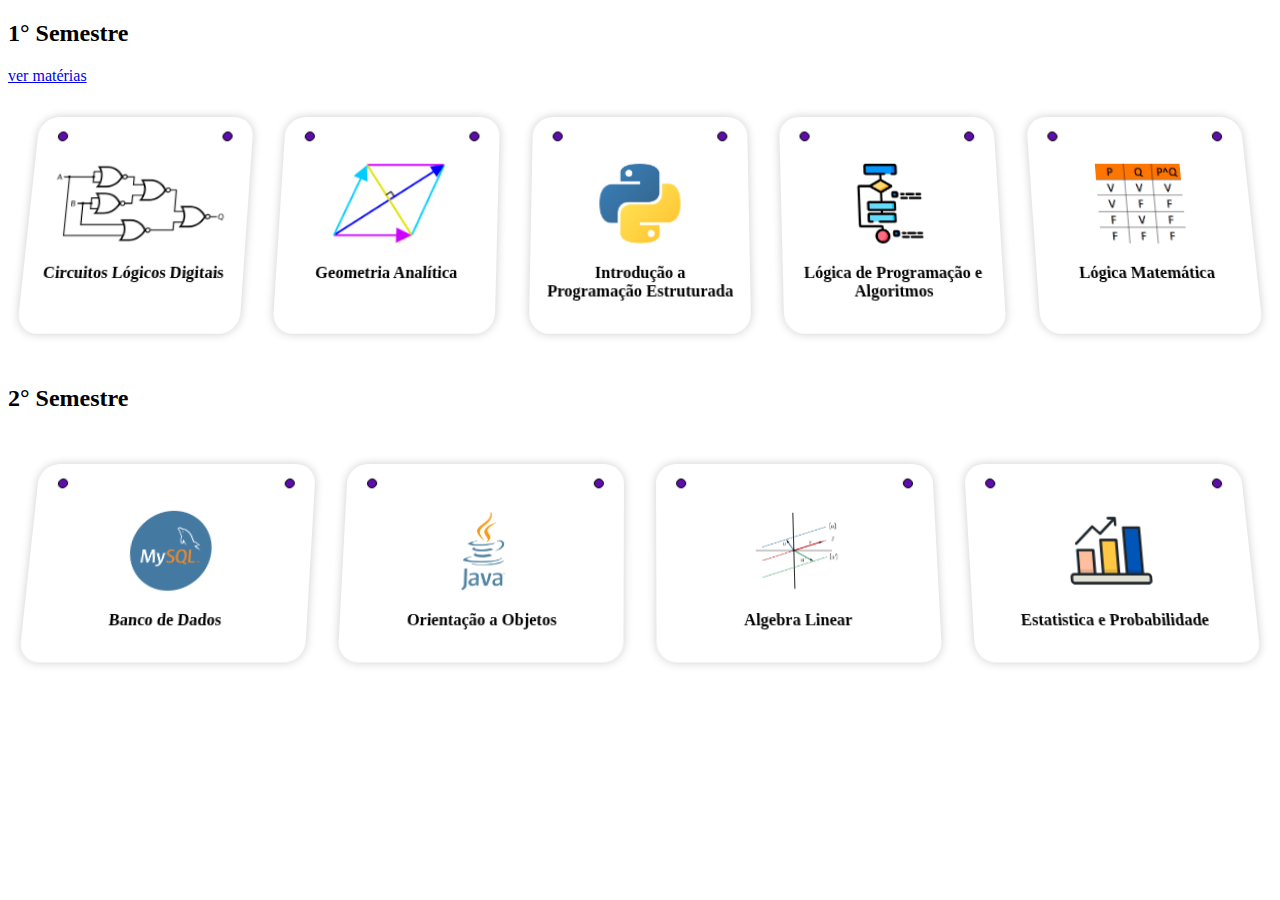
<file: index.html>
<!DOCTYPE html>
<html>
  <head>
    <meta charset="utf-8" />
    <meta name="viewport" content="width=device-width" />
    <title>Estudo</title>
    <link rel="stylesheet" href="./src/css/style.css" />
  </head>

  <body>
    <section>
      <h2>1° Semestre</h2>
      <a
        href="./semestres/primeiro.html"
        target="_blank"
        rel="noopener noreferrer"
        >ver matérias</a
      >
      <div class="cards">
        <div class="framework-card">
          <img src="./src/imgs/cld.png" />
          <p>Circuitos Lógicos Digitais</p>
        </div>
        <div class="framework-card">
          <img src="./src/imgs/ga.png" />
          <p>Geometria Analítica</p>
        </div>
        <div class="framework-card">
          <img src="./src/imgs/ipe.png" />
          <p>Introdução a Programação Estruturada</p>
        </div>
        <div class="framework-card">
          <img src="./src/imgs/lpa.png" />
          <p>Lógica de Programação e Algoritmos</p>
        </div>
        <div class="framework-card">
          <img src="./src/imgs/lm.png" />
          <p>Lógica Matemática</p>
        </div>
      </div>
    </section>
    <section>
      <h2>2° Semestre</h2>
      <div class="cards">
        <div class="framework-card">
          <img src="./src/imgs/bd.png" />
          <p>Banco de Dados</p>
        </div>
        <div class="framework-card">
          <img src="./src/imgs/lpoo.png" />
          <p>Orientação a Objetos</p>
        </div>
        <div class="framework-card">
          <img src="./src/imgs/al.png" />
          <p>Algebra Linear</p>
        </div>
        <div class="framework-card">
          <img src="./src/imgs/est.png" />
          <p>Estatistica e Probabilidade</p>
        </div>
      </div>
    </section>
    <script src="./src/js/script.js"></script>
  </body>
</html>
</file>
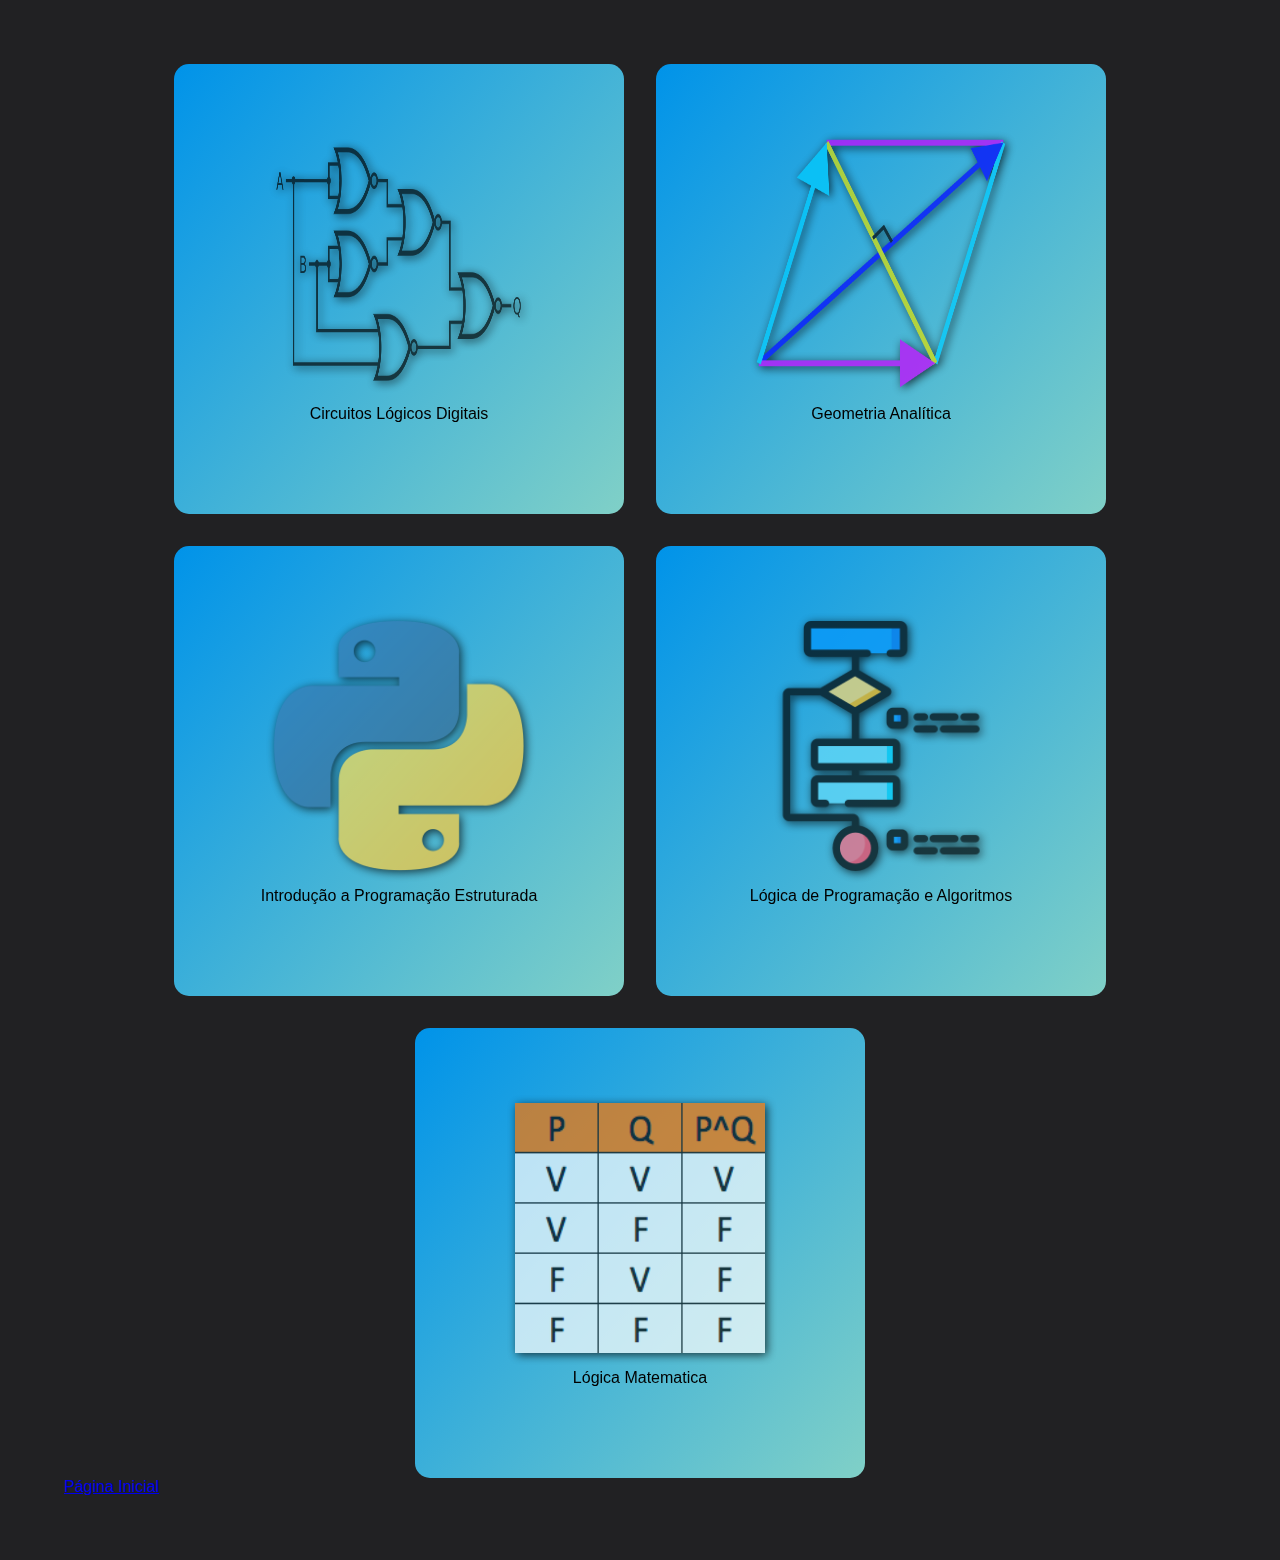
<file: semestres/primeiro.html>
<html>
  <head>
    <link
      href="https://fonts.googleapis.com/icon?family=Material+Icons"
      rel="stylesheet"
    />
    <link
      type="text/css"
      rel="stylesheet"
      href="../src/css/style2.css"
      media="screen,projection"
    />
    <meta name="viewport" content="width=device-width, initial-scale=1.0" />
    <title>1° Semestre</title>
  </head>

  <body>
    <section class="row">
      <div class="card__giratorio">
        <div class="card__giratorio-conteudo">
          <div class="card__giratorio-conteudo--frente">
            <img
              src="../src/imgs/cld.png"
              alt="Circuitos Lógicos Digitais"
              class="logo"
            />
            <p>Circuitos Lógicos Digitais</p>
          </div>
          <div class="card__giratorio-conteudo--traseira">
            <h1>Aulas</h1>
            <ul class="lista">
              <li>
                <a
                  href="https://drive.google.com/file/d/1nEN1HI-pz-nBSYGyCD7eYKxSLuSIfnRu/view?usp=share_link"
                  target="_blank"
                  rel="noopener noreferrer"
                  >Aula 1</a
                >
              </li>
              <li>
                <a
                  href="https://drive.google.com/file/d/1_AlF0QniW8JkGOV_g-4Il6UFvNS_4ovp/view?usp=share_link"
                  target="_blank"
                  rel="noopener noreferrer"
                  >Aula 2</a
                >
              </li>
              <li>
                <a
                  href="https://drive.google.com/file/d/1ovJyDDlt9sQbnIVsTiPn2czq29UVXTCp/view?usp=share_link"
                  target="_blank"
                  rel="noopener noreferrer"
                  >Aula 3</a
                >
              </li>
              <li>
                <a
                  href="https://drive.google.com/file/d/1ywteVSlO_4R3qFZPKvdlKiQig-pzLlxJ/view?usp=share_link"
                  target="_blank"
                  rel="noopener noreferrer"
                  >Aula 4</a
                >
              </li>
              <li>
                <a
                  href="https://drive.google.com/file/d/1fXmZne0c62D5HmkW55FQ4Ua5Nl6xsxNy/view?usp=share_link"
                  target="_blank"
                  rel="noopener noreferrer"
                  >Aula 5</a
                >
              </li>
              <li>
                <a
                  href="https://drive.google.com/file/d/1toaqidnvgNQl2bAShx7QycSmIUaVZO5q/view?usp=share_link"
                  target="_blank"
                  rel="noopener noreferrer"
                  >Aula 6</a
                >
              </li>
              <li>
                <a
                  href="https://drive.google.com/file/d/1qsquK4bV4trWh8QeO-OSHv7tOeRuPKsG/view?usp=share_link"
                  target="_blank"
                  rel="noopener noreferrer"
                  >Aula 7</a
                >
              </li>
              <li>
                <a
                  href="https://drive.google.com/file/d/1eorzndwbUdBuLYo-PxqwAEBMRGS2lPo6/view?usp=share_link"
                  target="_blank"
                  rel="noopener noreferrer"
                  >Aula 8</a
                >
              </li>
            </ul>
            <h1>Laboratório</h1>
            <ul class="lista">
              <li>
                <a
                  href="https://docs.google.com/document/d/1MF9xl-k4BvEDHOUiE_kZng8ihDDlkpdn/edit?usp=share_link&ouid=102936747969148321174&rtpof=true&sd=true"
                  target="_blank"
                  rel="noopener noreferrer"
                  >Apostila laboratório</a
                >
              </li>
            </ul>
            <h1>Exercícios</h1>
            <ul class="lista">
              <li>
                <a
                  href="https://docs.google.com/document/d/1ob4m-zNd4a_r1cUv7iM0DjKw3GPfAdmn/edit?usp=share_link&ouid=102936747969148321174&rtpof=true&sd=true"
                  target="_blank"
                  rel="noopener noreferrer"
                  >Exercícios 1</a
                >
              </li>
              <li>
                <a
                  href="https://docs.google.com/document/d/1aqfUhfeXT5IVritdJ1bmxPLUwSE71od3/edit?usp=share_link&ouid=102936747969148321174&rtpof=true&sd=true"
                  target="_blank"
                  rel="noopener noreferrer"
                  >Exercícios 2</a
                >
              </li>
              <li>
                <a
                  href="https://docs.google.com/document/d/1FrtHlxwc-gHW6AA21OwReN9dNNYT8a3g/edit?usp=share_link&ouid=102936747969148321174&rtpof=true&sd=true"
                  target="_blank"
                  rel="noopener noreferrer"
                  >Exercícios 1 - Resolução</a
                >
              </li>
              <li>
                <a
                  href="https://docs.google.com/document/d/1-5f3mfQtIhtJsYfRGL4nGPa8nYAsJ0Wz/edit?usp=share_link&ouid=102936747969148321174&rtpof=true&sd=true"
                  target="_blank"
                  rel="noopener noreferrer"
                  >Exercícios 2 - Resolução</a
                >
              </li>
            </ul>
          </div>
        </div>
      </div>
      <div class="card__giratorio">
        <div class="card__giratorio-conteudo">
          <div class="card__giratorio-conteudo--frente">
            <img
              src="../src/imgs/ga.png"
              alt="Geometria Analítica"
              class="logo"
            />
            <p>Geometria Analítica</p>
          </div>
          <div class="card__giratorio-conteudo--traseira">
            <h1>Aulas</h1>
            <ul class="lista">
              <li>
                <a href="http://" target="_blank" rel="noopener noreferrer"
                  >Aula 1</a
                >
              </li>
              <li>
                <a href="http://" target="_blank" rel="noopener noreferrer"
                  >Aula 2</a
                >
              </li>
              <li>
                <a href="http://" target="_blank" rel="noopener noreferrer"
                  >Aula 3</a
                >
              </li>
              <li>
                <a href="http://" target="_blank" rel="noopener noreferrer"
                  >Aula 4</a
                >
              </li>
              <li>
                <a href="http://" target="_blank" rel="noopener noreferrer"
                  >Aula 5</a
                >
              </li>
              <li>
                <a href="http://" target="_blank" rel="noopener noreferrer"
                  >Aula 6</a
                >
              </li>
              <li>
                <a href="http://" target="_blank" rel="noopener noreferrer"
                  >Aula 7</a
                >
              </li>
              <li>
                <a href="http://" target="_blank" rel="noopener noreferrer"
                  >Aula 8</a
                >
              </li>
            </ul>
            <h1>Laboratório</h1>
            <ul class="lista">
              <li>
                <a href="http://" target="_blank" rel="noopener noreferrer"
                  >Aula 1</a
                >
              </li>
            </ul>
          </div>
        </div>
      </div>
      <div class="card__giratorio">
        <div class="card__giratorio-conteudo">
          <div class="card__giratorio-conteudo--frente">
            <img
              src="../src/imgs/ipe.png"
              alt="Introdução a Programação Estruturada"
              class="logo"
            />
            <p>Introdução a Programação Estruturada</p>
          </div>
          <div class="card__giratorio-conteudo--traseira">
            <h1>Aulas</h1>
            <ul class="lista">
              <li>
                <a href="http://" target="_blank" rel="noopener noreferrer"
                  >Aula 1</a
                >
              </li>
              <li>
                <a href="http://" target="_blank" rel="noopener noreferrer"
                  >Aula 2</a
                >
              </li>
              <li>
                <a href="http://" target="_blank" rel="noopener noreferrer"
                  >Aula 3</a
                >
              </li>
              <li>
                <a href="http://" target="_blank" rel="noopener noreferrer"
                  >Aula 4</a
                >
              </li>
              <li>
                <a href="http://" target="_blank" rel="noopener noreferrer"
                  >Aula 5</a
                >
              </li>
              <li>
                <a href="http://" target="_blank" rel="noopener noreferrer"
                  >Aula 6</a
                >
              </li>
              <li>
                <a href="http://" target="_blank" rel="noopener noreferrer"
                  >Aula 7</a
                >
              </li>
              <li>
                <a href="http://" target="_blank" rel="noopener noreferrer"
                  >Aula 8</a
                >
              </li>
            </ul>
            <h1>Laboratório</h1>
            <ul class="lista">
              <li>
                <a href="http://" target="_blank" rel="noopener noreferrer"
                  >Aula 1</a
                >
              </li>
            </ul>
          </div>
        </div>
      </div>
      <div class="card__giratorio">
        <div class="card__giratorio-conteudo">
          <div class="card__giratorio-conteudo--frente">
            <img
              src="../src/imgs/lpa.png"
              alt="Lógica de Programação e Algoritmos"
              class="logo"
            />
            <p>Lógica de Programação e Algoritmos</p>
          </div>
          <div class="card__giratorio-conteudo--traseira">
            <h1>Aulas</h1>
            <ul class="lista">
              <li>
                <a href="http://" target="_blank" rel="noopener noreferrer"
                  >Aula 1</a
                >
              </li>
              <li>
                <a href="http://" target="_blank" rel="noopener noreferrer"
                  >Aula 2</a
                >
              </li>
              <li>
                <a href="http://" target="_blank" rel="noopener noreferrer"
                  >Aula 3</a
                >
              </li>
              <li>
                <a href="http://" target="_blank" rel="noopener noreferrer"
                  >Aula 4</a
                >
              </li>
              <li>
                <a href="http://" target="_blank" rel="noopener noreferrer"
                  >Aula 5</a
                >
              </li>
              <li>
                <a href="http://" target="_blank" rel="noopener noreferrer"
                  >Aula 6</a
                >
              </li>
              <li>
                <a href="http://" target="_blank" rel="noopener noreferrer"
                  >Aula 7</a
                >
              </li>
              <li>
                <a href="http://" target="_blank" rel="noopener noreferrer"
                  >Aula 8</a
                >
              </li>
            </ul>
            <h1>Laboratório</h1>
            <ul class="lista">
              <li>
                <a href="http://" target="_blank" rel="noopener noreferrer"
                  >Aula 1</a
                >
              </li>
            </ul>
          </div>
        </div>
      </div>
      <div class="card__giratorio">
        <div class="card__giratorio-conteudo">
          <div class="card__giratorio-conteudo--frente">
            <img
              src="../src/imgs/lm.png"
              alt="Lógica Matematica"
              class="logo"
            />
            <p>Lógica Matematica</p>
          </div>
          <div class="card__giratorio-conteudo--traseira">
            <h1>Aulas</h1>
            <ul class="lista">
              <li>
                <a href="http://" target="_blank" rel="noopener noreferrer"
                  >Aula 1</a
                >
              </li>
              <li>
                <a href="http://" target="_blank" rel="noopener noreferrer"
                  >Aula 2</a
                >
              </li>
              <li>
                <a href="http://" target="_blank" rel="noopener noreferrer"
                  >Aula 3</a
                >
              </li>
              <li>
                <a href="http://" target="_blank" rel="noopener noreferrer"
                  >Aula 4</a
                >
              </li>
              <li>
                <a href="http://" target="_blank" rel="noopener noreferrer"
                  >Aula 5</a
                >
              </li>
              <li>
                <a href="http://" target="_blank" rel="noopener noreferrer"
                  >Aula 6</a
                >
              </li>
              <li>
                <a href="http://" target="_blank" rel="noopener noreferrer"
                  >Aula 7</a
                >
              </li>
              <li>
                <a href="http://" target="_blank" rel="noopener noreferrer"
                  >Aula 8</a
                >
              </li>
            </ul>
            <h1>Laboratório</h1>
            <ul class="lista">
              <li>
                <a href="http://" target="_blank" rel="noopener noreferrer"
                  >Aula 1</a
                >
              </li>
            </ul>
          </div>
        </div>
      </div>
    </section>
    <a href="/index.html" target="_blank" rel="noopener noreferrer"
      >Página Inicial</a
    >
  </body>
</html>
</file>
<file: src/css/style.css>
.cards {
  display: grid;
  grid-column: 1/-1;
  grid-template-columns: repeat(auto-fit, minmax(100px, 1fr));
  background: #fff;
  grid-gap: 2rem;
  padding: 2rem;
  perspective: 1000px;
}

.framework-card {
  background: #fff;
  border-radius: 20px;
  padding: 1rem;
  text-align: center;
  padding-top: 3rem;
  position: relative;
  transform-origin: top center;
  --rotate: 10deg;
  transform: rotateX(var(--rotate));
  transition: transform 0.2s;
  box-shadow: 0 0 10px rgba(0, 0, 0, 0.2);
}

.framework-card:before {
  right: auto;
  left: 20px;
}

.framework-card:hover {
  transform: rotateX(-20deg);
}

card:before,
.framework-card:after {
  content: "";
  display: block;
  width: 8px;
  height: 8px;
  background: #5c0dac;
  border: 1px solid #000;
  box-shadow: 0 0 3px rgba(0, 0, 0, 0.1);
  top: 15px;
  right: 20px;
  position: absolute;
  border-radius: 50%;
}

.framework-card:before,
.framework-card:after {
  content: "";
  display: block;
  width: 8px;
  height: 8px;
  background: #5c0dac;
  border: 1px solid #000;
  box-shadow: 0 0 3px rgba(0, 0, 0, 0.1);
  top: 15px;
  right: 20px;
  position: absolute;
  border-radius: 50%;
}

.framework-card img {
  height: 80px;
  width: 100%;
  object-fit: contain;
}

img {
  max-width: 100%;
}

.framework-card p {
  font-family: "radnika-next";
  font-weight: 900;
}
</file>
<file: src/css/style2.css>
* {
  font-family: "Open Sans", sans-serif;
}

body {
  background: #212123;
  margin: 4rem;
}

.card__giratorio {
  background-color: transparent;
  width: 450px;
  height: 450px;
  perspective: 1000px;
}

.card__giratorio-conteudo {
  position: relative;
  width: 100%;
  height: 100%;
  text-align: center;
  transition: transform 0.8s;
  transform-style: preserve-3d;
}

.card__giratorio:hover .card__giratorio-conteudo {
  transform: rotateY(180deg);
}

.card__giratorio-conteudo--frente,
.card__giratorio-conteudo--traseira {
  position: absolute;
  width: 100%;
  height: 100%;
  -webkit-backface-visibility: hidden;
  /* Safari */
  backface-visibility: hidden;
  border-radius: 15px;
  cursor: pointer;
  display: flex;
  align-items: center;
  justify-content: center;
  flex-direction: column;
}

.card__giratorio-conteudo--frente {
  background: linear-gradient(-229deg, #0093e9, #80d0c7);
}

.card__giratorio-conteudo--traseira {
  background: linear-gradient(229deg, #0093e9, #80d0c7);
  color: white;
  transform: rotateY(180deg);
}

.card__giratorio-conteudo--traseira h1,
.card__giratorio-conteudo--traseira p {
  margin: 0;
  text-shadow: 0 0 10px rgba(0, 0, 0, 0.5);
}

.card__giratorio-conteudo--traseira h1 {
  font-size: 1.7rem;
}

.logo {
  width: 250px;
  height: 250px;
  filter: drop-shadow(2px 2px 5px black);
  opacity: 0.7;
}

h1,
.lista {
  display: inline-block; /* define que os elementos serão exibidos em uma linha */
  vertical-align: middle; /* alinha os elementos verticalmente */
  margin: 0; /* remove as margens padrão */
}

h1 {
  font-size: 24px; /* ajusta o tamanho da fonte conforme necessário */
  margin-right: 20px; /* adiciona uma margem à direita para separar o título da lista */
}

.lista {
  list-style: none; /* remove os marcadores padrão da lista */
  margin-left: 0; /* remove a margem esquerda padrão */
  padding-left: 0; /* remove o preenchimento padrão */
}

.lista li {
  margin-bottom: 5px; /* adiciona uma margem inferior para separar os itens da lista */
}
.row {
  display: flex;
  flex-direction: row;
  flex-wrap: wrap;
  justify-content: center;
  gap: 2rem;
}
</file>
